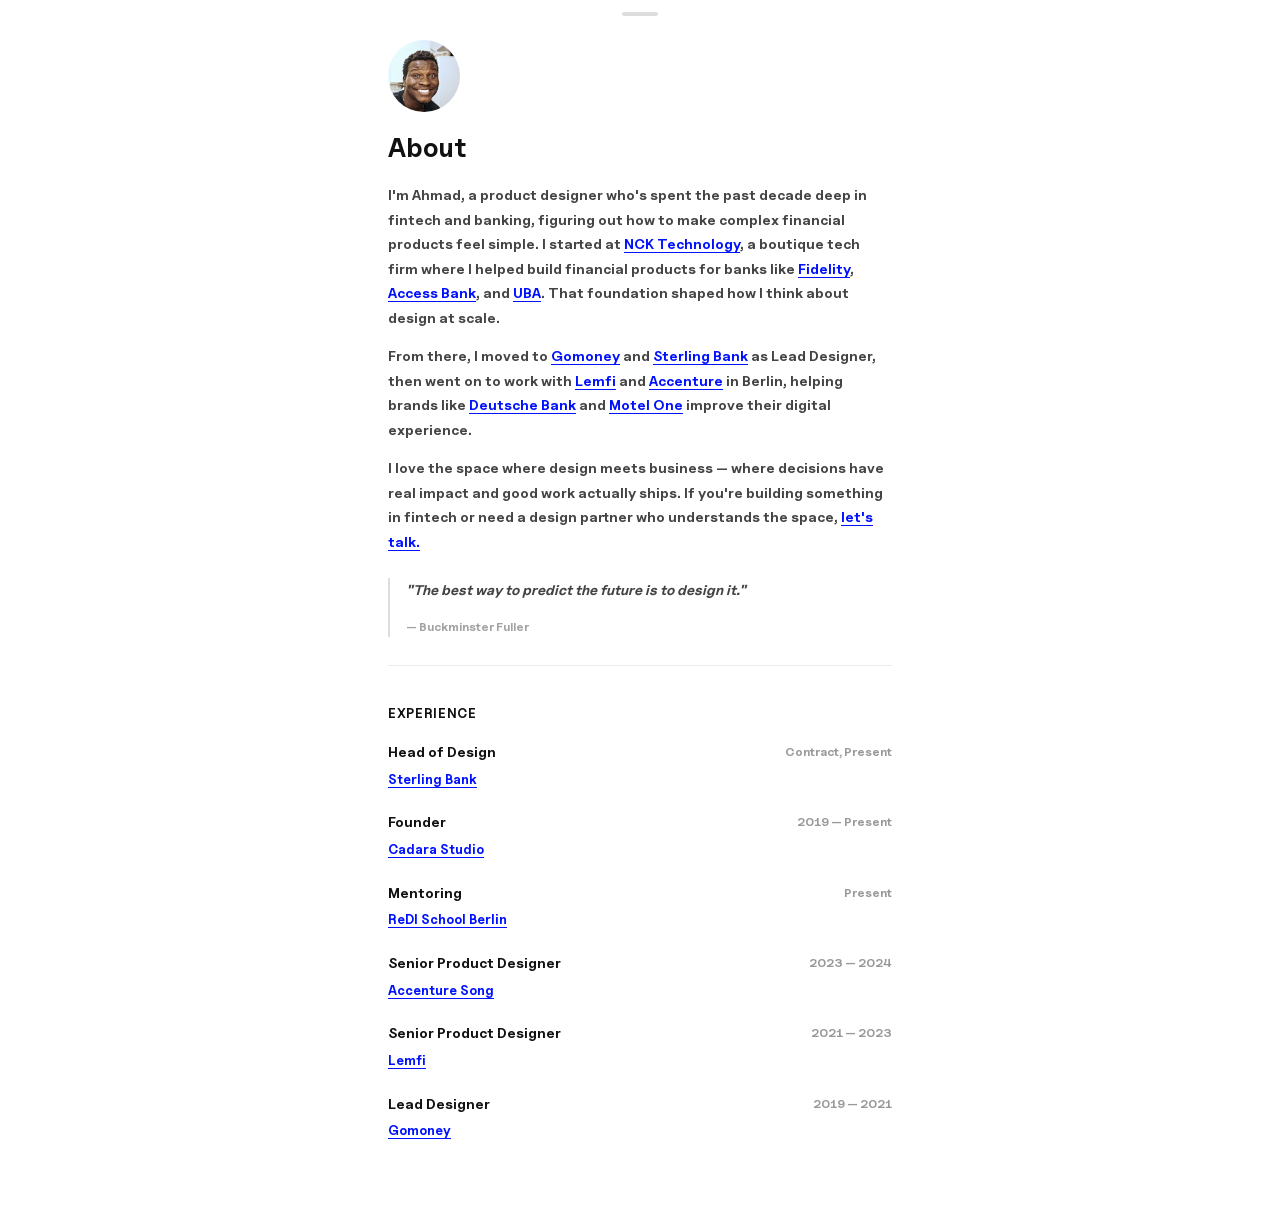
<file: about.html>
<!DOCTYPE html>
<html lang="en">
<head>
    <meta charset="UTF-8">
    <meta name="viewport" content="width=device-width, initial-scale=1.0">
    <title>About | Ismail Ahmad</title>
    <style>
        @font-face {
            font-family: 'Uncut Sans';
            src: url('assets/Uncut Sans/Webfonts/UncutSans-Variable.woff2') format('woff2');
            font-weight: 300 800;
            font-style: normal;
            font-display: swap;
        }

        *, *::before, *::after { box-sizing: border-box; }

        html, body {
            margin: 0; padding: 0;
            background: #ffffff;
            color: #111111;
            height: 100%;
        }

        body {
            font-family: 'Uncut Sans', sans-serif;
            font-weight: 700;
            font-size: 14px;
            line-height: 1.7;
            overflow-y: auto;
            overflow-x: hidden;
            border-radius: 20px 20px 0 0;
        }
        body * {
            font-family: 'Uncut Sans', sans-serif !important;
            font-weight: 700 !important;
        }
        button, input, textarea, select, a { font-family: inherit; font-weight: inherit; }

        .handle-bar {
            width: 36px;
            height: 4px;
            background: #ddd;
            border-radius: 2px;
            margin: 12px auto 0;
        }

        .content {
            padding: 24px 28px 48px;
            max-width: 560px;
            margin: 0 auto;
        }

        h1 {
            font-family: 'Uncut Sans', sans-serif;
            font-size: 26px;
            font-weight: 700;
            color: #111;
            margin: 0 0 20px;
            line-height: 1.2;
        }

        h2 {
            font-family: 'Uncut Sans', sans-serif;
            font-size: 13px;
            font-weight: 700;
            color: #111;
            margin: 36px 0 16px;
            letter-spacing: 0.05em;
            text-transform: uppercase;
        }

        p {
            color: #444;
            margin: 0 0 14px;
            font-size: 14px;
            line-height: 1.75;
        }

        a {
            color: #0011FF;
            text-decoration: underline;
            text-underline-offset: 3px;
        }
        a:hover { opacity: 0.7; }

        .profile-img {
            width: 72px;
            height: 72px;
            border-radius: 50%;
            object-fit: cover;
            object-position: top;
            margin-bottom: 20px;
            display: block;
        }

        blockquote {
            border-left: 2px solid #ddd;
            padding-left: 16px;
            margin: 24px 0;
            color: #666;
            font-style: italic;
        }
        blockquote cite {
            display: block;
            margin-top: 6px;
            font-size: 12px;
            opacity: 0.6;
            font-style: normal;
        }

        .divider {
            height: 1px;
            background: #ebebeb;
            margin: 28px 0;
        }

        .exp-item {
            display: flex;
            justify-content: space-between;
            align-items: flex-start;
            margin-bottom: 20px;
        }
        .exp-role {
            font-family: 'Uncut Sans', sans-serif;
            font-weight: 600;
            font-size: 14px;
            color: #111;
            margin: 0 0 2px;
        }
        .exp-company {
            font-size: 13px;
            color: #0011FF;
            text-decoration: underline;
            text-underline-offset: 3px;
        }
        .exp-company:hover { opacity: 0.7; }
        .exp-date {
            font-family: 'Uncut Sans', sans-serif;
            font-size: 12px;
            color: #999;
            white-space: nowrap;
            padding-top: 2px;
        }
    </style>
</head>
<body>
    <div class="handle-bar"></div>
    <div class="content">

        <img src="assets/ism.JPG" alt="Ismail Ahmad" class="profile-img">

        <h1>About</h1>

        <p>I'm Ahmad, a product designer who's spent the past decade deep in fintech and banking, figuring out how to make complex financial products feel simple. I started at <a href="https://protechadvance.com/" target="_blank">NCK Technology</a>, a boutique tech firm where I helped build financial products for banks like <a href="https://www.fidelitybank.ng/" target="_blank">Fidelity</a>, <a href="https://www.accessbankplc.com/" target="_blank">Access Bank</a>, and <a href="https://www.ubagroup.com/" target="_blank">UBA</a>. That foundation shaped how I think about design at scale.</p>

        <p>From there, I moved to <a href="https://gomoney.global/" target="_blank">Gomoney</a> and <a href="https://sterling.ng/" target="_blank">Sterling Bank</a> as Lead Designer, then went on to work with <a href="https://www.lemfi.com/" target="_blank">Lemfi</a> and <a href="https://www.accenture.com/us-en/about/accenture-song-index" target="_blank">Accenture</a> in Berlin, helping brands like <a href="https://www.db.com/" target="_blank">Deutsche Bank</a> and <a href="https://www.motel-one.com/en/" target="_blank">Motel One</a> improve their digital experience.</p>

        <p>I love the space where design meets business — where decisions have real impact and good work actually ships. If you're building something in fintech or need a design partner who understands the space, <a href="mailto:work@ismailahmad.com">let's talk.</a></p>

        <blockquote>
            <p>"The best way to predict the future is to design it."</p>
            <cite>— Buckminster Fuller</cite>
        </blockquote>

        <div class="divider"></div>

        <h2>Experience</h2>

        <div class="exp-item">
            <div>
                <p class="exp-role">Head of Design</p>
                <a class="exp-company" href="https://sterling.ng" target="_blank">Sterling Bank</a>
            </div>
            <span class="exp-date">Contract, Present</span>
        </div>

        <div class="exp-item">
            <div>
                <p class="exp-role">Founder</p>
                <a class="exp-company" href="https://cadara.studio" target="_blank">Cadara Studio</a>
            </div>
            <span class="exp-date">2019 — Present</span>
        </div>

        <div class="exp-item">
            <div>
                <p class="exp-role">Mentoring</p>
                <a class="exp-company" href="https://redi-school.org/redi-school-berlin" target="_blank">ReDI School Berlin</a>
            </div>
            <span class="exp-date">Present</span>
        </div>

        <div class="exp-item">
            <div>
                <p class="exp-role">Senior Product Designer</p>
                <a class="exp-company" href="https://accenture.com" target="_blank">Accenture Song</a>
            </div>
            <span class="exp-date">2023 — 2024</span>
        </div>

        <div class="exp-item">
            <div>
                <p class="exp-role">Senior Product Designer</p>
                <a class="exp-company" href="https://lemfi.com" target="_blank">Lemfi</a>
            </div>
            <span class="exp-date">2021 — 2023</span>
        </div>

        <div class="exp-item">
            <div>
                <p class="exp-role">Lead Designer</p>
                <a class="exp-company" href="https://gomoney.global" target="_blank">Gomoney</a>
            </div>
            <span class="exp-date">2019 — 2021</span>
        </div>

    </div>
</body>
</html>
</file>
